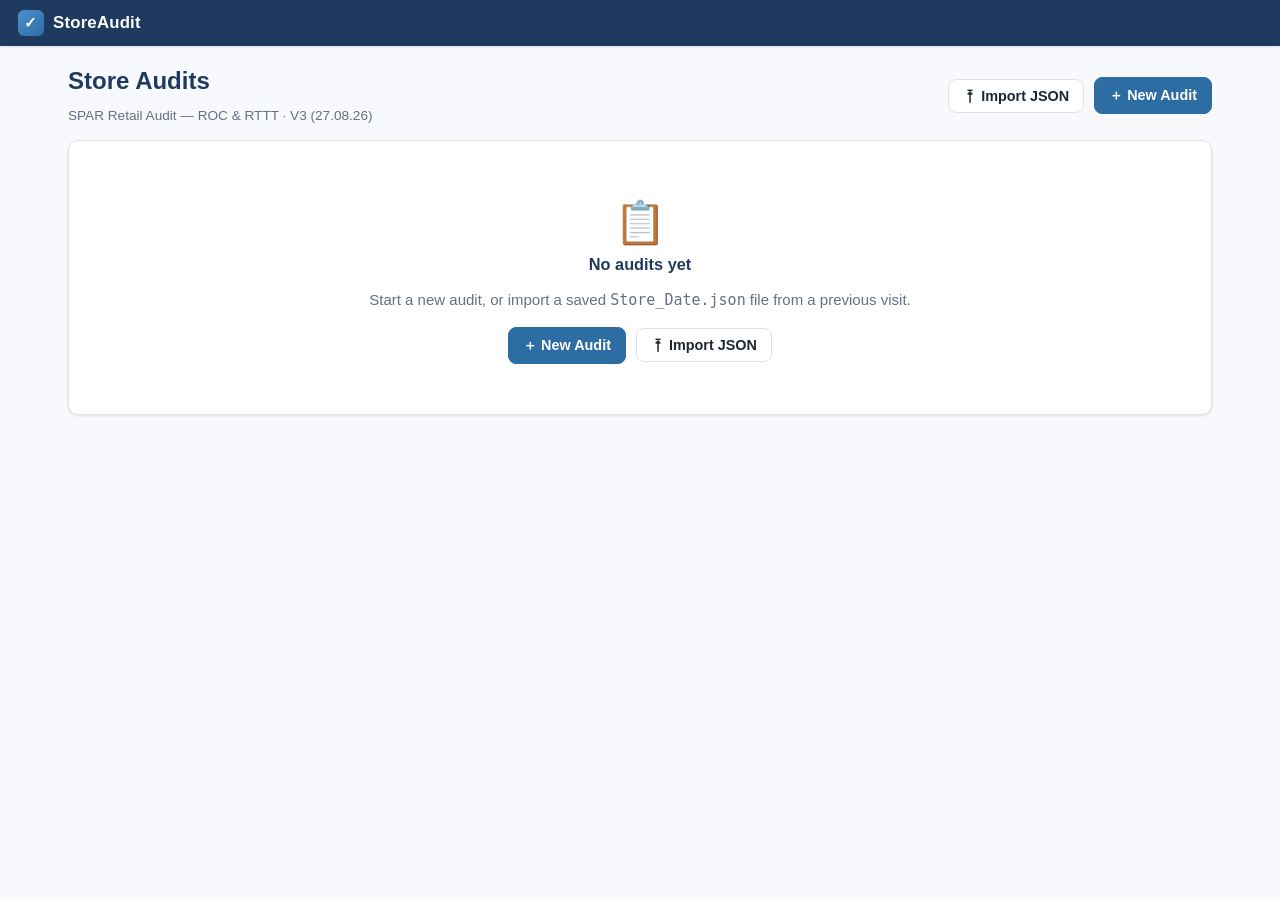
<file: index.html>
<!DOCTYPE html>
<html lang="en">
<head>
  <meta charset="UTF-8" />
  <meta name="viewport" content="width=device-width, initial-scale=1.0" />
  <title>StoreAudit — Retail Store Audit & Remediation</title>
  <link rel="stylesheet" href="css/styles.css" />
</head>
<body>
  <header class="app-header no-print">
    <div class="brand" onclick="App.go('dashboard')">
      <span class="logo">✓</span>
      <span>StoreAudit</span>
    </div>
    <div class="spacer"></div>
    <div class="ctx" id="headerCtx"></div>
  </header>

  <main class="container" id="view"><!-- rendered by app.js --></main>

  <div id="modalRoot"></div>
  <div id="toast"></div>

  <!-- Data (generated from data/questions.json) -->
  <script src="js/checklist-data.js"></script>
  <!-- App modules -->
  <script src="js/model.js"></script>
  <script src="js/reports.js"></script>
  <script src="js/app.js"></script>
</body>
</html>
</file>
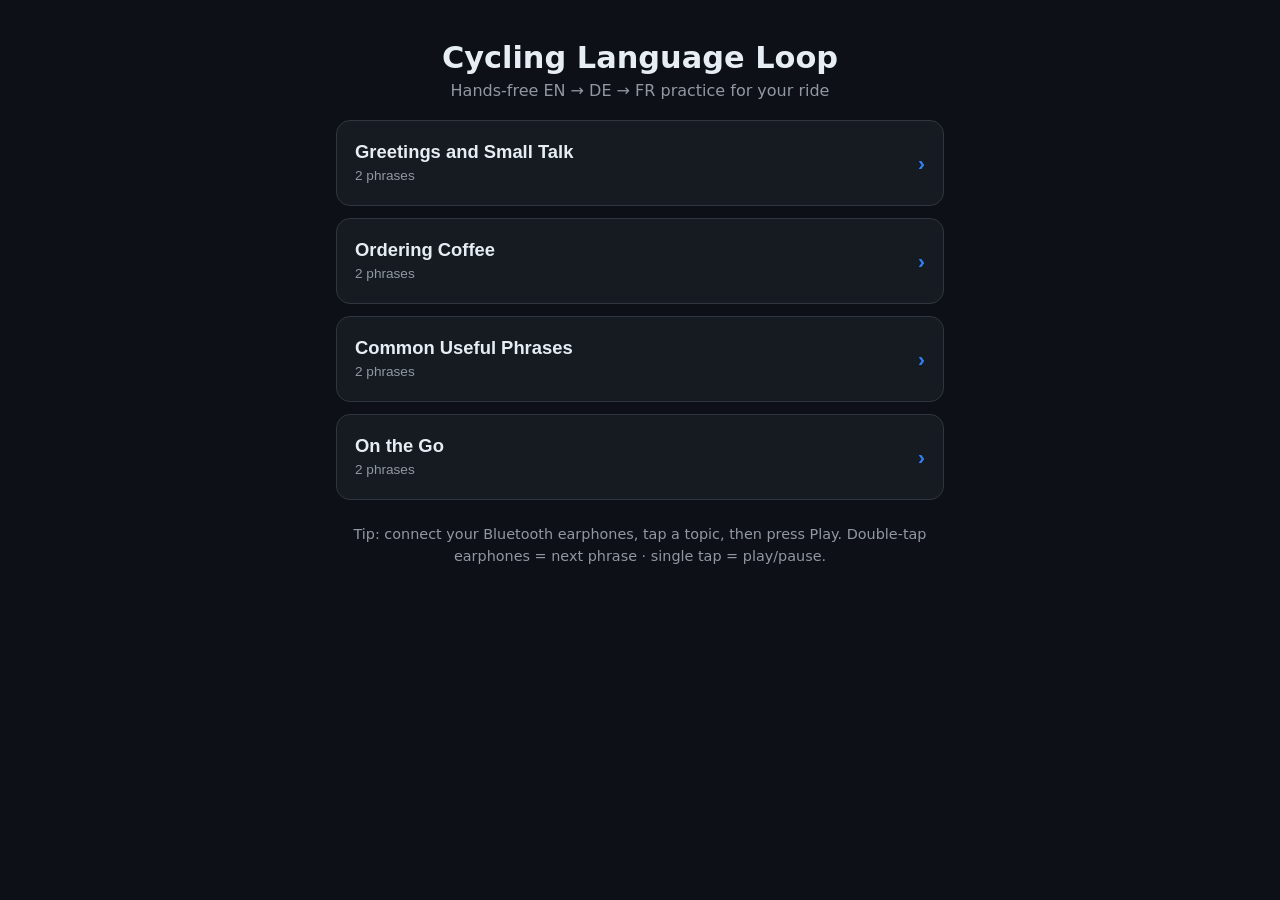
<file: LanguageLearner/index.html>
<!DOCTYPE html>
<html lang="en">
<head>
  <meta charset="UTF-8" />
  <meta name="viewport" content="width=device-width, initial-scale=1.0, viewport-fit=cover" />
  <meta name="theme-color" content="#0d1117" />
  <meta name="description" content="Hands-free German & French language learning for cyclists, with Bluetooth headset controls." />
  <title>Language Learner — Cycling Language Loop</title>
  <link rel="manifest" href="manifest.webmanifest" />
  <link rel="icon" href="icons/icon.svg" type="image/svg+xml" />
  <link rel="apple-touch-icon" href="icons/icon-180.png" />
  <meta name="apple-mobile-web-app-capable" content="yes" />
  <meta name="apple-mobile-web-app-status-bar-style" content="black-translucent" />
  <link rel="stylesheet" href="styles.css" />
</head>
<body>
  <!-- Silent looping audio: required to hold an OS Media Session so that
       Bluetooth / headset media keys (next / prev / play / pause) route to us. -->
  <audio id="silence" loop preload="auto" playsinline></audio>

  <main id="app">
    <!-- ===== Home screen: list of topics ===== -->
    <section id="home" class="screen">
      <header class="app-header">
        <h1 id="courseTitle">Language Learner</h1>
        <p class="subtitle">Hands-free EN → DE → FR practice for your ride</p>
      </header>
      <ul id="topicList" class="topic-list" aria-label="Topics"></ul>
      <p class="hint">
        Tip: connect your Bluetooth earphones, tap a topic, then press Play.
        Double-tap earphones = next phrase · single tap = play/pause.
      </p>
    </section>

    <!-- ===== Player screen ===== -->
    <section id="player" class="screen" hidden>
      <header class="player-header">
        <button id="backBtn" class="icon-btn" aria-label="Back to topics">&#8592;</button>
        <div class="player-heading">
          <h2 id="playerTopic">Topic</h2>
          <span id="progress" class="progress">1 / 2</span>
        </div>
      </header>

      <div class="phrase-card">
        <div class="lang-row" data-active="en">
          <span class="flag" aria-hidden="true">🇬🇧</span>
          <p id="textEn" class="phrase-text"></p>
        </div>
        <div class="lang-row" data-active="de">
          <span class="flag" aria-hidden="true">🇩🇪</span>
          <p id="textDe" class="phrase-text"></p>
        </div>
        <div class="lang-row" data-active="fr">
          <span class="flag" aria-hidden="true">🇫🇷</span>
          <p id="textFr" class="phrase-text"></p>
        </div>
      </div>

      <div id="status" class="status" role="status" aria-live="polite">Ready</div>

      <div class="controls">
        <button id="prevBtn" class="ctrl-btn" aria-label="Previous phrase">⏮</button>
        <button id="playBtn" class="ctrl-btn play" aria-label="Play">▶</button>
        <button id="nextBtn" class="ctrl-btn" aria-label="Next phrase">⏭</button>
      </div>

      <label class="autoloop">
        <input type="checkbox" id="loopChk" checked />
        Loop topic continuously
      </label>
    </section>
  </main>

  <div id="toast" class="toast" hidden></div>

  <script src="app.js"></script>
</body>
</html>
</file>
<file: css/styles.css>
/* StoreAudit — Retail Store Audit & Remediation
   Neutral, field-friendly UI. Works on tablet and desktop. */

:root {
  --navy: #1f3a5f;
  --navy-d: #16293f;
  --accent: #2e6da4;
  --accent-l: #eaf1f8;
  --green: #2f8f4e;
  --green-l: #e6f4ea;
  --amber: #c47f17;
  --amber-l: #fbf1df;
  --red: #c0392b;
  --red-l: #fbeae8;
  --grey: #667085;
  --grey-l: #f4f6f9;
  --line: #dde3ea;
  --bg: #f7f9fc;
  --card: #ffffff;
  --text: #1c2733;
  --radius: 10px;
  --shadow: 0 1px 3px rgba(16,24,40,.08), 0 1px 2px rgba(16,24,40,.04);
  --shadow-lg: 0 8px 24px rgba(16,24,40,.12);
  --mono: ui-monospace, SFMono-Regular, Menlo, Consolas, monospace;
  --sans: -apple-system, BlinkMacSystemFont, "Segoe UI", Roboto, Helvetica, Arial, sans-serif;
}

* { box-sizing: border-box; }
html, body { margin: 0; padding: 0; }
body {
  font-family: var(--sans);
  color: var(--text);
  background: var(--bg);
  font-size: 15px;
  line-height: 1.5;
}
h1,h2,h3,h4 { margin: 0 0 .4em; color: var(--navy); line-height: 1.25; }
h1 { font-size: 1.5rem; }
h2 { font-size: 1.2rem; }
h3 { font-size: 1.02rem; }
a { color: var(--accent); }
button { font-family: inherit; }

/* ---------- App shell ---------- */
.app-header {
  background: var(--navy);
  color: #fff;
  padding: 10px 18px;
  display: flex;
  align-items: center;
  gap: 14px;
  position: sticky;
  top: 0;
  z-index: 50;
  box-shadow: var(--shadow);
}
.app-header .brand {
  font-weight: 700;
  font-size: 1.05rem;
  letter-spacing: .2px;
  display: flex; align-items: center; gap: 9px;
  cursor: pointer;
}
.app-header .brand .logo {
  width: 26px; height: 26px; border-radius: 6px;
  background: linear-gradient(135deg, #4c8fd0, #2e6da4);
  display: grid; place-items: center; font-size: 15px;
}
.app-header .spacer { flex: 1; }
.app-header .ctx {
  font-size: .85rem; opacity: .85; display: flex; gap: 14px; align-items: center; min-width: 0;
}
.app-header .ctx b { font-weight: 600; opacity: 1; }
.app-header .ctx-store { overflow: hidden; text-overflow: ellipsis; white-space: nowrap; max-width: 46vw; }
@media (max-width: 560px) {
  .app-header { padding: 10px 12px; gap: 8px; }
  .app-header .brand span:not(.logo) { display: none; }   /* keep just the logo, save width */
  .app-header .ctx { gap: 8px; font-size: .8rem; }
  .app-header .ctx .hide-phone { display: none; }         /* drop the date on small phones */
  .app-header .ctx-store { max-width: 52vw; }
}

.container { max-width: 1180px; margin: 0 auto; padding: 20px 18px 80px; }

/* ---------- Buttons ---------- */
.btn {
  display: inline-flex; align-items: center; gap: 7px;
  border: 1px solid var(--line);
  background: #fff; color: var(--text);
  padding: 8px 14px; border-radius: 8px; cursor: pointer;
  font-size: .9rem; font-weight: 600; text-decoration: none;
  transition: background .12s, border-color .12s, transform .05s;
  white-space: nowrap;
}
.btn:hover { background: var(--grey-l); }
.btn:active { transform: translateY(1px); }
.btn.primary { background: var(--accent); border-color: var(--accent); color: #fff; }
.btn.primary:hover { background: #245a8a; }
.btn.green { background: var(--green); border-color: var(--green); color: #fff; }
.btn.green:hover { background: #26773f; }
.btn.ghost { background: transparent; }
.btn.danger { color: var(--red); border-color: #eab6b0; }
.btn.danger:hover { background: var(--red-l); }
.btn.sm { padding: 5px 10px; font-size: .82rem; }
.btn.block { width: 100%; justify-content: center; }
.btn:disabled { opacity: .5; cursor: not-allowed; }

.row { display: flex; gap: 10px; flex-wrap: wrap; align-items: center; }
.row.between { justify-content: space-between; }
.grow { flex: 1; }
.muted { color: var(--grey); }
.small { font-size: .85rem; }
.tiny { font-size: .78rem; }
.mono { font-family: var(--mono); }
.nowrap { white-space: nowrap; }
.mt { margin-top: 16px; } .mt2 { margin-top: 26px; }
.mb { margin-bottom: 14px; }
.hidden { display: none !important; }

/* ---------- Cards ---------- */
.card {
  background: var(--card);
  border: 1px solid var(--line);
  border-radius: var(--radius);
  box-shadow: var(--shadow);
  padding: 18px;
  margin-bottom: 16px;
}
.card.pad0 { padding: 0; overflow: hidden; }
.card-h { padding: 14px 18px; border-bottom: 1px solid var(--line); display:flex; align-items:center; gap:12px; }

/* ---------- Forms ---------- */
label.field { display: block; margin-bottom: 12px; }
label.field > span { display: block; font-size: .82rem; font-weight: 600; color: var(--grey); margin-bottom: 4px; }
input[type=text], input[type=date], input[type=email], input[type=number], textarea, select {
  width: 100%; padding: 9px 11px; border: 1px solid var(--line);
  border-radius: 8px; font-size: .92rem; font-family: inherit; background: #fff; color: var(--text);
}
input:focus, textarea:focus, select:focus { outline: 2px solid var(--accent-l); border-color: var(--accent); }
textarea { resize: vertical; min-height: 60px; }
.form-grid { display: grid; grid-template-columns: 1fr 1fr; gap: 0 18px; }
@media (max-width: 640px){ .form-grid { grid-template-columns: 1fr; } }

/* ---------- Badges / pills ---------- */
.badge {
  display: inline-flex; align-items: center; gap: 5px;
  padding: 2px 9px; border-radius: 999px; font-size: .76rem; font-weight: 700;
  border: 1px solid transparent;
}
.badge.pass { background: var(--green-l); color: var(--green); }
.badge.fail { background: var(--red-l); color: var(--red); }
.badge.minor { background: var(--accent-l); color: var(--accent); }
.badge.partial { background: var(--accent-l); color: var(--accent); }
.badge.major { background: var(--amber-l); color: var(--amber); }
.badge.critical { background: var(--red-l); color: var(--red); }
.badge.open { background: var(--red-l); color: var(--red); }
.badge.in-progress { background: var(--amber-l); color: var(--amber); }
.badge.fixed { background: var(--green-l); color: var(--green); }
.badge.grey { background: var(--grey-l); color: var(--grey); }
.badge.na { background: #eef0f3; color: var(--grey); }

/* ---------- Dashboard ---------- */
.audit-list { display: grid; grid-template-columns: repeat(auto-fill, minmax(320px,1fr)); gap: 14px; }
.audit-card { cursor: pointer; transition: box-shadow .12s, transform .05s; }
.audit-card:hover { box-shadow: var(--shadow-lg); }
.audit-card .store { font-weight: 700; font-size: 1.05rem; color: var(--navy); }
.audit-card .meta { color: var(--grey); font-size: .84rem; margin-top: 2px; }
.audit-card .stat-row { display: flex; gap: 18px; margin-top: 12px; align-items: baseline; }
.audit-card .big { font-size: 1.5rem; font-weight: 700; }
.empty { text-align: center; padding: 50px 20px; color: var(--grey); }
.empty .big-ic { font-size: 42px; }

/* ---------- Audit layout ---------- */
.audit-layout { display: grid; grid-template-columns: 290px 1fr; gap: 20px; align-items: start; }
@media (max-width: 900px){ .audit-layout { grid-template-columns: 1fr; } }
.cat-nav { position: sticky; top: 68px; max-height: calc(100vh - 90px); overflow-y: auto; }

/* On phones/tablets, replace the sidebar list with a compact dropdown picker
   so the questions are visible immediately instead of below 38 categories. */
.mobile-cat-picker { display: none; }
@media (max-width: 900px) {
  .cat-nav { display: none; }
  .mobile-cat-picker { display: block; position: sticky; top: 58px; z-index: 20; }
  .mobile-cat-picker .card { padding: 12px; margin-bottom: 14px; }
  .mobile-cat-picker select { font-weight: 600; }
}
.cat-nav .card { padding: 8px; }
.cat-nav ul { list-style: none; margin: 0; padding: 0; }
.cat-nav li {
  padding: 8px 10px; border-radius: 7px; cursor: pointer; font-size: .86rem;
  display: flex; align-items: center; gap: 8px; margin-bottom: 1px;
}
.cat-nav li:hover { background: var(--grey-l); }
.cat-nav li.active { background: var(--accent-l); color: var(--accent); font-weight: 700; }
.cat-nav li .num { font-family: var(--mono); font-size: .74rem; color: var(--grey); min-width: 34px; }
.cat-nav li.active .num { color: var(--accent); }
.cat-nav li .pct { margin-left: auto; font-weight: 700; font-size: .78rem; }
.cat-nav .dot { width: 8px; height: 8px; border-radius: 50%; background: var(--line); }
.cat-nav .dot.done { background: var(--green); }
.cat-nav .dot.part { background: var(--amber); }

/* progress bar */
.pbar { height: 7px; background: var(--line); border-radius: 5px; overflow: hidden; }
.pbar > span { display: block; height: 100%; background: var(--accent); border-radius: 5px; transition: width .2s; }
.pbar.green > span { background: var(--green); }
.pbar.red > span { background: var(--red); }

/* ---------- Question ---------- */
.qgroup-title {
  font-weight: 700; color: var(--navy); font-size: .92rem;
  margin: 20px 0 8px; padding-bottom: 6px; border-bottom: 2px solid var(--accent-l);
}
.qgroup-title:first-child { margin-top: 4px; }
.question {
  border: 1px solid var(--line); border-radius: 9px; padding: 13px 14px; margin-bottom: 11px; background: #fff;
}
.question.answered { border-left: 3px solid var(--green); }
.question.failed { border-left: 3px solid var(--red); }
.question.na { border-left: 3px solid var(--grey); background: #fafbfc; }
.question .qhead { display: flex; gap: 10px; align-items: flex-start; }
.question .qref { font-family: var(--mono); font-size: .74rem; color: var(--grey); background: var(--grey-l); padding: 2px 6px; border-radius: 5px; margin-top:2px; }
.question .qtext { font-weight: 600; flex: 1; }
.question .qmax { font-size: .78rem; color: var(--grey); white-space: nowrap; }
.question .guidance { font-size: .82rem; color: var(--grey); margin-top: 6px; padding: 7px 10px; background: var(--grey-l); border-radius: 7px; }
.question .guidance.hidden { display: none; }
.gtoggle { font-size: .78rem; color: var(--accent); cursor: pointer; user-select: none; margin-top: 6px; display:inline-block; }
.score-row { display: flex; gap: 8px; align-items: center; flex-wrap: wrap; margin-top: 12px; }
.score-btns { display: flex; gap: 6px; flex-wrap: wrap; }
.sbtn {
  border: 1px solid var(--line); background: #fff; border-radius: 7px; padding: 6px 11px;
  cursor: pointer; font-weight: 700; font-size: .85rem; min-width: 40px;
}
.sbtn:hover { background: var(--grey-l); }
.sbtn.on { background: var(--accent); color: #fff; border-color: var(--accent); }
.sbtn.zero.on { background: var(--red); border-color: var(--red); }
.sbtn.na.on { background: var(--grey); border-color: var(--grey); }
.sbtn.full.on { background: var(--green); border-color: var(--green); }
.score-num { width: 82px !important; }
.q-extra { margin-top: 10px; display: grid; gap: 8px; }
.thumb { height: 62px; border-radius: 6px; border: 1px solid var(--line); object-fit: cover; }
.photo-row { display: flex; gap: 8px; align-items: center; flex-wrap: wrap; }

/* ---------- Stat tiles ---------- */
.tiles { display: grid; grid-template-columns: repeat(auto-fit, minmax(150px,1fr)); gap: 12px; }
.tile { background: #fff; border: 1px solid var(--line); border-radius: var(--radius); padding: 14px 16px; }
.tile .k { font-size: .78rem; color: var(--grey); font-weight: 600; text-transform: uppercase; letter-spacing: .3px; }
.tile .v { font-size: 1.7rem; font-weight: 800; color: var(--navy); margin-top: 2px; }
.tile.good .v { color: var(--green); }
.tile.bad .v { color: var(--red); }
.tile.warn .v { color: var(--amber); }

/* ---------- Tables ---------- */
.tbl-wrap { overflow-x: auto; }
table.data { width: 100%; border-collapse: collapse; font-size: .88rem; }
table.data th, table.data td { padding: 9px 12px; text-align: left; border-bottom: 1px solid var(--line); }
table.data th { background: var(--navy); color: #fff; font-size: .78rem; text-transform: uppercase; letter-spacing: .3px; position: sticky; top: 0; }
table.data tr:hover td { background: var(--grey-l); }
table.data td.num, table.data th.num { text-align: right; font-variant-numeric: tabular-nums; }
table.data tr.failrow td { background: var(--red-l); }
table.data tr.failrow:hover td { background: #f7ddd9; }
table.data tfoot td { font-weight: 800; background: var(--accent-l); border-top: 2px solid var(--accent); }

/* ---------- Remediation ---------- */
.rem-item { border: 1px solid var(--line); border-radius: 9px; margin-bottom: 12px; overflow: hidden; }
.rem-item .rem-head { display: flex; gap: 10px; align-items: center; padding: 11px 14px; background: var(--grey-l); flex-wrap: wrap; }
.rem-item .rem-head .idx { font-weight: 800; color: var(--grey); }
.rem-item .rem-body { padding: 13px 14px; }
.rem-item.sev-critical { border-left: 4px solid var(--red); }
.rem-item.sev-major { border-left: 4px solid var(--amber); }
.rem-item.sev-minor { border-left: 4px solid var(--accent); }
.rem-item.sev-partial { border-left: 4px solid var(--accent); }
.kv { display: grid; grid-template-columns: 130px 1fr; gap: 4px 12px; font-size: .88rem; margin-top: 6px; }
.kv .k { color: var(--grey); font-weight: 600; }
.hist { margin-top: 10px; border-top: 1px dashed var(--line); padding-top: 10px; }
.hist .h-entry { font-size: .84rem; padding: 6px 0; border-bottom: 1px dashed var(--line); }
.hist .h-entry:last-child { border-bottom: none; }

/* ---------- Progress flow ---------- */
.flow { display: flex; gap: 10px; flex-wrap: wrap; }
.flow .step { flex: 1; min-width: 140px; background: #fff; border: 1px solid var(--line); border-radius: var(--radius); padding: 14px; text-align: center; }
.flow .step .n { font-size: 1.8rem; font-weight: 800; }
.stack { height: 26px; border-radius: 6px; overflow: hidden; display: flex; border: 1px solid var(--line); }
.stack > span { display: flex; align-items: center; justify-content: center; color: #fff; font-size: .74rem; font-weight: 700; }
.stack .s-fixed { background: var(--green); }
.stack .s-prog { background: var(--amber); }
.stack .s-open { background: var(--red); }

/* ---------- Modal ---------- */
.modal-bg { position: fixed; inset: 0; background: rgba(16,24,40,.5); display: grid; place-items: center; z-index: 100; padding: 16px; }
.modal { background: #fff; border-radius: 12px; box-shadow: var(--shadow-lg); max-width: 560px; width: 100%; max-height: 88vh; overflow-y: auto; }
.modal .m-head { padding: 16px 20px; border-bottom: 1px solid var(--line); display:flex; align-items:center; }
.modal .m-body { padding: 20px; }
.modal .m-foot { padding: 14px 20px; border-top: 1px solid var(--line); display: flex; gap: 10px; justify-content: flex-end; }

/* ---------- Toast ---------- */
#toast { position: fixed; bottom: 22px; left: 50%; transform: translateX(-50%); z-index: 200; display: flex; flex-direction: column; gap: 8px; }
.toast {
  background: var(--navy-d); color: #fff; padding: 10px 18px; border-radius: 8px; box-shadow: var(--shadow-lg);
  font-size: .88rem; opacity: 0; transform: translateY(10px); transition: opacity .2s, transform .2s;
}
.toast.show { opacity: 1; transform: translateY(0); }
.toast.ok { background: var(--green); }
.toast.err { background: var(--red); }

/* subnav tabs */
.tabs { display: flex; gap: 4px; border-bottom: 1px solid var(--line); margin-bottom: 18px; flex-wrap: wrap; }
.tabs .tab { padding: 9px 15px; cursor: pointer; font-weight: 600; font-size: .9rem; color: var(--grey); border-bottom: 2px solid transparent; white-space: nowrap; }
@media (max-width: 640px) {
  .tabs { flex-wrap: nowrap; overflow-x: auto; -webkit-overflow-scrolling: touch; gap: 0; }
  .tabs::-webkit-scrollbar { display: none; }
  .tabs .grow { display: none; }
  .tabs .tab { padding: 9px 12px; }
}
.tabs .tab:hover { color: var(--accent); }
.tabs .tab.active { color: var(--accent); border-bottom-color: var(--accent); }

/* ---------- Print ---------- */
.print-only { display: none; }
@media print {
  .app-header, .cat-nav, .tabs, .no-print, .btn, #toast { display: none !important; }
  body { background: #fff; font-size: 11px; }
  .container { max-width: none; padding: 0; }
  .audit-layout { grid-template-columns: 1fr; }
  .card { box-shadow: none; border: 1px solid #ccc; page-break-inside: avoid; }
  .rem-item, .question, table.data tr { page-break-inside: avoid; }
  .print-only { display: block; }
  table.data th { position: static; }
  a { color: #000; text-decoration: none; }
}
</file>
<file: LanguageLearner/styles.css>
:root {
  --bg: #0d1117;
  --surface: #161b22;
  --surface-2: #21262d;
  --border: #30363d;
  --text: #e6edf3;
  --muted: #9198a1;
  --accent: #2f81f7;
  --accent-strong: #1f6feb;
  --en: #58a6ff;
  --de: #f0b429;
  --fr: #ff7b72;
  --ok: #3fb950;
}

* { box-sizing: border-box; -webkit-tap-highlight-color: transparent; }

html, body {
  margin: 0;
  padding: 0;
  background: var(--bg);
  color: var(--text);
  font-family: system-ui, -apple-system, "Segoe UI", Roboto, sans-serif;
  min-height: 100vh;
}

#app {
  max-width: 640px;
  margin: 0 auto;
  padding: env(safe-area-inset-top) 16px calc(env(safe-area-inset-bottom) + 16px);
}

.screen { padding-block: 16px; }
[hidden] { display: none !important; }

/* ---------- Home ---------- */
.app-header { text-align: center; margin: 24px 0 20px; }
.app-header h1 { font-size: 1.9rem; margin: 0 0 6px; }
.subtitle { color: var(--muted); margin: 0; font-size: 1rem; }

.topic-list { list-style: none; margin: 0; padding: 0; display: grid; gap: 12px; }
.topic-btn {
  width: 100%;
  text-align: left;
  background: var(--surface);
  border: 1px solid var(--border);
  border-radius: 14px;
  padding: 20px 18px;
  color: var(--text);
  font-size: 1.15rem;
  font-weight: 600;
  cursor: pointer;
  display: flex;
  align-items: center;
  justify-content: space-between;
  gap: 12px;
  transition: transform .08s ease, border-color .15s ease;
}
.topic-btn:active { transform: scale(.985); border-color: var(--accent); }
.topic-btn .count { color: var(--muted); font-size: .85rem; font-weight: 500; }
.topic-btn .chevron { color: var(--accent); font-size: 1.3rem; }

.hint {
  margin-top: 24px;
  color: var(--muted);
  font-size: .9rem;
  line-height: 1.5;
  text-align: center;
}

/* ---------- Player ---------- */
.player-header { display: flex; align-items: center; gap: 12px; margin-bottom: 18px; }
.player-heading { display: flex; flex-direction: column; }
.player-heading h2 { margin: 0; font-size: 1.25rem; }
.progress { color: var(--muted); font-size: .85rem; }

.icon-btn {
  background: var(--surface-2);
  border: 1px solid var(--border);
  color: var(--text);
  border-radius: 10px;
  width: 44px; height: 44px;
  font-size: 1.3rem;
  cursor: pointer;
  flex: none;
}
.icon-btn:active { background: var(--border); }

.phrase-card {
  background: var(--surface);
  border: 1px solid var(--border);
  border-radius: 16px;
  padding: 18px;
  display: grid;
  gap: 14px;
}
.lang-row {
  display: grid;
  grid-template-columns: auto 1fr;
  gap: 12px;
  align-items: start;
  padding: 12px;
  border-radius: 12px;
  border: 1px solid transparent;
  transition: background .2s ease, border-color .2s ease;
}
.lang-row .flag { font-size: 1.5rem; line-height: 1.5; }
.phrase-text { margin: 0; font-size: 1.15rem; line-height: 1.55; }
.lang-row[data-active="en"] .phrase-text { color: var(--text); }

/* Highlight the language currently being spoken */
.lang-row.speaking { background: var(--surface-2); }
.lang-row[data-active="en"].speaking { border-color: var(--en); }
.lang-row[data-active="de"].speaking { border-color: var(--de); }
.lang-row[data-active="fr"].speaking { border-color: var(--fr); }

.status {
  text-align: center;
  color: var(--muted);
  margin: 18px 0;
  min-height: 1.4em;
  font-size: .95rem;
}

.controls {
  display: flex;
  justify-content: center;
  align-items: center;
  gap: 18px;
  margin-bottom: 18px;
}
.ctrl-btn {
  background: var(--surface-2);
  border: 1px solid var(--border);
  color: var(--text);
  border-radius: 50%;
  width: 68px; height: 68px;
  font-size: 1.5rem;
  cursor: pointer;
  display: grid;
  place-items: center;
  transition: transform .08s ease, background .15s ease;
}
.ctrl-btn:active { transform: scale(.92); }
.ctrl-btn.play {
  width: 88px; height: 88px;
  font-size: 2rem;
  background: var(--accent);
  border-color: var(--accent-strong);
  color: #fff;
}
.ctrl-btn.play:active { background: var(--accent-strong); }

.autoloop {
  display: flex;
  align-items: center;
  justify-content: center;
  gap: 8px;
  color: var(--muted);
  font-size: .95rem;
}
.autoloop input { width: 18px; height: 18px; accent-color: var(--accent); }

/* ---------- Toast ---------- */
.toast {
  position: fixed;
  left: 50%;
  bottom: calc(env(safe-area-inset-bottom) + 20px);
  transform: translateX(-50%);
  background: var(--surface-2);
  border: 1px solid var(--border);
  color: var(--text);
  padding: 12px 18px;
  border-radius: 10px;
  font-size: .9rem;
  max-width: 90%;
  text-align: center;
  box-shadow: 0 8px 24px rgba(0,0,0,.4);
  z-index: 50;
}
</file>
